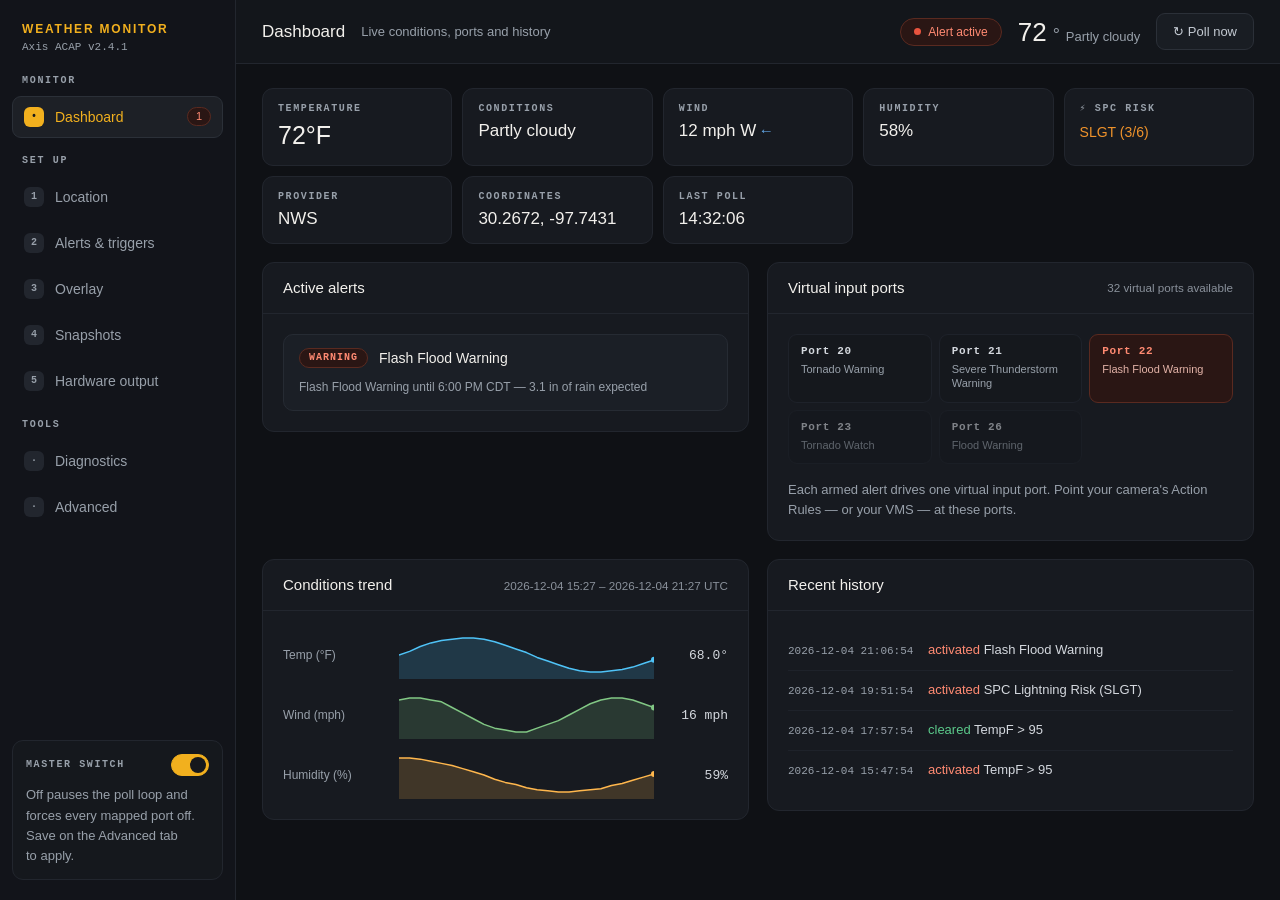
<file: tools/ui-preview/preview.html>
<!DOCTYPE html>
<html lang="en">
<head>
  <meta charset="UTF-8">
  <meta name="viewport" content="width=device-width, initial-scale=1">
  <title>Weather Monitor — Axis ACAP (preview)</title>
  <link rel="stylesheet" href="../../app/html/style.css">
</head>
<body>

<div id="mock-banner" class="mock-banner hidden" role="alert">
  <span class="mock-tag">MOCK MODE</span>
  <span>Weather data is simulated — a Tornado Warning is held active. Turn it off on the Advanced tab.</span>
</div>

<div class="shell">

  <!-- ───────────────────────── Sidebar rail ───────────────────────── -->
  <aside class="rail">
    <div class="brand">
      <div class="brand-name">WEATHER MONITOR</div>
      <div class="brand-sub">Axis ACAP <span id="app-version"></span></div>
    </div>

    <nav class="rail-nav" role="tablist">
      <div class="rail-group">MONITOR</div>
      <button class="tab-btn active" data-tab="dashboard" type="button">
        <span class="rail-n">&bull;</span><span class="rail-label">Dashboard</span>
        <span class="pill pill-alert hidden" id="alerts-count">0</span>
      </button>

      <div class="rail-group">SET UP</div>
      <button class="tab-btn" data-tab="location" type="button">
        <span class="rail-n">1</span><span class="rail-label">Location</span>
      </button>
      <button class="tab-btn" data-tab="alerts" type="button">
        <span class="rail-n">2</span><span class="rail-label">Alerts &amp; triggers</span>
      </button>
      <button class="tab-btn" data-tab="overlay" type="button">
        <span class="rail-n">3</span><span class="rail-label">Overlay</span>
      </button>
      <button class="tab-btn" data-tab="snapshots" type="button">
        <span class="rail-n">4</span><span class="rail-label">Snapshots</span>
      </button>
      <button class="tab-btn" data-tab="hardware" type="button">
        <span class="rail-n">5</span><span class="rail-label">Hardware output</span>
      </button>

      <div class="rail-group">TOOLS</div>
      <button class="tab-btn" data-tab="diagnostics" type="button">
        <span class="rail-n">&middot;</span><span class="rail-label">Diagnostics</span>
      </button>
      <button class="tab-btn" data-tab="advanced" type="button">
        <span class="rail-n">&middot;</span><span class="rail-label">Advanced</span>
      </button>
    </nav>

    <div class="rail-foot">
      <div class="rail-foot-row">
        <span class="eyebrow">MASTER SWITCH</span>
        <label class="switch">
          <input type="checkbox" id="f-system-enabled">
          <span class="slider"></span>
        </label>
      </div>
      <p class="hint">Off pauses the poll loop and forces every mapped port off. Save on the Advanced tab to apply.</p>
    </div>
  </aside>

  <!-- ───────────────────────── Main column ───────────────────────── -->
  <div class="main">

    <header class="topbar">
      <div class="topbar-title" id="topbar-title">Dashboard</div>
      <div class="topbar-sub" id="topbar-sub">Live conditions, ports and history</div>
      <div class="topbar-spacer"></div>
      <div id="status-pill" class="pill pill-neutral">Starting</div>
      <div class="topbar-temp">
        <span id="current-temp">--</span><span class="degree">&deg;</span>
        <span id="current-desc" class="topbar-desc">loading&hellip;</span>
      </div>
      <button class="btn btn-ghost" id="dash-poll-now" type="button"
              title="Fetch weather now instead of waiting for the next poll">&#8635; Poll now</button>
    </header>

    <main class="content">

      <!-- ═════════════════════════ Dashboard ═════════════════════════ -->
      <section id="tab-dashboard" class="tab-pane active">

        <div class="stat-strip">
          <div class="stat"><span class="eyebrow">TEMPERATURE</span><span class="stat-v"><span id="dash-temp">--</span>&deg;F</span></div>
          <div class="stat"><span class="eyebrow">CONDITIONS</span><span class="stat-v stat-v-sm" id="dash-desc">&mdash;</span></div>
          <div class="stat"><span class="eyebrow">WIND</span><span class="stat-v stat-v-sm"><span id="dash-wind">&mdash;</span> <span id="dash-wind-arrow" class="wind-arrow hidden" aria-hidden="true">&uarr;</span></span></div>
          <div class="stat"><span class="eyebrow">HUMIDITY</span><span class="stat-v stat-v-sm" id="dash-hum">&mdash;</span></div>
          <div class="stat"><span class="eyebrow">&#9889; SPC RISK</span><span class="stat-v stat-v-sm" id="dash-lightning">&mdash;</span></div>
          <div class="stat"><span class="eyebrow">PROVIDER</span><span class="stat-v stat-v-sm" id="dash-provider">&mdash;</span></div>
          <div class="stat"><span class="eyebrow">COORDINATES</span><span class="stat-v stat-v-sm mono" id="dash-coords">&mdash;</span></div>
          <div class="stat"><span class="eyebrow">LAST POLL</span><span class="stat-v stat-v-sm mono" id="dash-lastpoll">&mdash;</span></div>
        </div>

        <div class="grid-2">
          <div class="card">
            <div class="card-header"><h2>Active alerts</h2></div>
            <div class="card-body">
              <ul id="dash-alerts" class="alerts-list">
                <li class="empty">No active alerts for this location.</li>
              </ul>
            </div>
          </div>

          <div class="card">
            <div class="card-header"><h2>Virtual input ports</h2><small id="ports-max-info" class="dim"></small></div>
            <div class="card-body">
              <div id="dash-ports" class="ports-grid"></div>
              <p class="hint">Each armed alert drives one virtual input port. Point your camera's Action Rules — or your VMS — at these ports.</p>
            </div>
          </div>
        </div>

        <div class="grid-2">
          <div class="card">
            <div class="card-header"><h2>Conditions trend</h2><small class="dim" id="trend-range"></small></div>
            <div class="card-body">
              <div class="sparkline-group">
                <div class="spark-row">
                  <span class="spark-label">Temp (&deg;F)</span>
                  <canvas id="spark-temp" class="sparkline" height="48"></canvas>
                  <span class="spark-cur mono" id="spark-temp-cur">--</span>
                </div>
                <div class="spark-row">
                  <span class="spark-label">Wind (mph)</span>
                  <canvas id="spark-wind" class="sparkline" height="48"></canvas>
                  <span class="spark-cur mono" id="spark-wind-cur">--</span>
                </div>
                <div class="spark-row">
                  <span class="spark-label">Humidity (%)</span>
                  <canvas id="spark-hum" class="sparkline" height="48"></canvas>
                  <span class="spark-cur mono" id="spark-hum-cur">--</span>
                </div>
              </div>
              <p class="hint" id="trend-empty" style="display:none;">No history yet — the trend builds up after a few poll cycles.</p>
            </div>
          </div>

          <div class="card">
            <div class="card-header"><h2>Recent history</h2></div>
            <div class="card-body">
              <ol id="dash-history" class="history-list">
                <li class="empty">No alert activity recorded yet.</li>
              </ol>
            </div>
          </div>
        </div>
      </section>

      <!-- ═════════════════════════ Location ═════════════════════════ -->
      <section id="tab-location" class="tab-pane">
        <div class="card">
          <div class="card-header"><h2>Where is the camera?</h2></div>
          <div class="card-body">
            <p class="hint">A US ZIP code is geocoded to its centroid via the US Census service — no API key. For rural sites where the centroid is too far off, the coordinate overrides win.</p>
            <div class="field-row">
              <div class="form-row">
                <label for="f-zip" class="eyebrow">US ZIP CODE</label>
                <input id="f-zip" type="text" maxlength="10" placeholder="60601" class="mono input-sm">
              </div>
              <div class="form-row">
                <label for="f-lat" class="eyebrow">LATITUDE OVERRIDE</label>
                <input id="f-lat" type="text" placeholder="41.8781" class="mono input-sm">
              </div>
              <div class="form-row">
                <label for="f-lon" class="eyebrow">LONGITUDE OVERRIDE</label>
                <input id="f-lon" type="text" placeholder="-87.6298" class="mono input-sm">
              </div>
            </div>
          </div>
        </div>

        <div class="card">
          <div class="card-header"><h2>Weather source</h2></div>
          <div class="card-body">
            <div class="form-row">
              <label for="f-provider" class="eyebrow">PROVIDER</label>
              <select id="f-provider"
                      data-cards
                      data-card-descs="NWS first, Open-Meteo as fallback. Recommended in the US.|US only. Official alert products included.|Worldwide conditions, no alert products.">
                <option value="auto">Auto</option>
                <option value="nws">NWS only</option>
                <option value="openmeteo">Open-Meteo only</option>
              </select>
            </div>

            <div class="form-row">
              <label for="f-interval" class="eyebrow">POLL INTERVAL</label>
              <input id="f-interval" type="number" min="60" max="3600" step="30"
                     data-presets="60,300,600,1800" data-preset-labels="60 s,5 min,10 min,30 min"
                     data-unit="seconds" class="mono input-xs">
              <small>Minimum 60 s. NWS recommends 300 s or slower.</small>
            </div>

            <div class="form-row">
              <label for="f-ua" class="eyebrow">NWS USER-AGENT</label>
              <input id="f-ua" type="text" placeholder="WeatherACAP (you@example.com)" class="mono">
              <small>NWS requires a contact-identifying User-Agent. Please include an email address.</small>
            </div>
          </div>
        </div>

        <div class="form-actions">
          <button class="btn btn-primary" data-save="location" type="button">Save location settings</button>
          <span class="hint">Takes effect within a second, including the poll interval.</span>
        </div>
      </section>

      <!-- ═════════════════════ Alerts &amp; Triggers ═════════════════════ -->
      <section id="tab-alerts" class="tab-pane">

        <div class="card">
          <div class="card-header"><h2>Alert &rarr; port mapping</h2></div>
          <div class="card-body">
            <p class="hint">Each row maps an NWS alert type to a VAPIX virtual input port: the port activates while that alert is live for your location and resets when it clears. Alert names are matched exactly (case-insensitive) against the NWS <code>event</code> field.</p>

            <div class="quickadd">
              <span class="eyebrow">ADD AN ALERT TYPE</span>
              <div id="alerts-quickadd" class="chip-row"></div>
            </div>

            <div class="alerts-table-wrap">
              <table class="alerts-table">
                <thead>
                  <tr>
                    <th style="width:54px;">On</th>
                    <th>Alert type</th>
                    <th style="width:132px;">Port</th>
                    <th style="width:196px;">Test</th>
                    <th style="width:44px;"></th>
                  </tr>
                </thead>
                <tbody id="alerts-tbody"></tbody>
              </table>
            </div>
            <div class="row-actions">
              <button class="btn btn-ghost" id="alerts-add" type="button">+ Blank row</button>
              <button class="btn btn-ghost" id="alerts-auto-port" type="button">Auto-assign ports</button>
              <button class="btn btn-primary" data-save="alerts" type="button">Save alert mapping</button>
            </div>
          </div>
        </div>

        <div class="card">
          <div class="card-header"><h2>Threshold &rarr; port mapping</h2></div>
          <div class="card-body">
            <p class="hint">Fire a port when a numeric condition crosses a value — heat, freeze, high wind, humidity. There is no hysteresis, so pick values with margin: a reading hovering on the threshold toggles the port every poll.</p>

            <div class="quickadd">
              <span class="eyebrow">ADD A COMMON RULE</span>
              <div id="threshold-quickadd" class="chip-row"></div>
            </div>

            <div class="alerts-table-wrap">
              <table class="alerts-table" id="threshold-table">
                <thead>
                  <tr>
                    <th style="width:54px;">On</th>
                    <th style="width:180px;">Condition</th>
                    <th style="width:112px;">Op</th>
                    <th style="width:110px;">Value</th>
                    <th style="width:132px;">Port</th>
                    <th style="width:196px;">Test</th>
                    <th style="width:44px;"></th>
                  </tr>
                </thead>
                <tbody id="threshold-tbody"></tbody>
              </table>
            </div>
            <div class="row-actions">
              <button class="btn btn-ghost" id="threshold-add" type="button">+ Blank rule</button>
              <button class="btn btn-primary" data-save="alerts" type="button">Save threshold rules</button>
            </div>
          </div>
        </div>

        <div class="grid-2">
          <div class="card">
            <div class="card-header">
              <h2>&#9889; Lightning &amp; thunderstorm risk</h2>
              <label class="switch">
                <input type="checkbox" id="f-lightning-enabled">
                <span class="slider"></span>
              </label>
            </div>
            <div class="card-body">
              <p class="hint">Checks the NOAA <a href="https://www.spc.noaa.gov/products/outlook/" target="_blank" rel="noopener">Storm Prediction Center</a> Day-1 Convective Outlook and activates a port when your coordinates fall inside a risk polygon. Free public GeoJSON, no API key.</p>

              <div class="form-row">
                <label for="f-lightning-min-risk" class="eyebrow">MINIMUM RISK CATEGORY</label>
                <select id="f-lightning-min-risk" data-pills data-pill-labels="TSTM,MRGL,SLGT,ENH,MDT,HIGH">
                  <option value="1">1 — Any thunderstorm (TSTM)</option>
                  <option value="2">2 — Marginal risk (MRGL+)</option>
                  <option value="3">3 — Slight risk (SLGT+)</option>
                  <option value="4">4 — Enhanced risk (ENH+)</option>
                  <option value="5">5 — Moderate risk (MDT+)</option>
                  <option value="6">6 — High risk only (HIGH)</option>
                </select>
              </div>

              <div class="field-row">
                <div class="form-row">
                  <label for="f-lightning-poll-mult" class="eyebrow">CHECK EVERY</label>
                  <input id="f-lightning-poll-mult" type="number" min="1" max="720" value="6"
                         data-presets="1,6,12,36" data-preset-labels="1 poll,6 polls,12 polls,36 polls"
                         data-unit="poll cycles" class="mono input-xs">
                  <small>SPC updates roughly hourly. At 5-minute polling, 6 cycles is every 30 min.</small>
                </div>
                <div class="form-row">
                  <label for="f-lightning-port" class="eyebrow">VIRTUAL INPUT PORT</label>
                  <input id="f-lightning-port" type="number" min="1" max="64" value="35" data-stepper class="mono input-xs">
                </div>
              </div>
            </div>
          </div>

          <div class="card">
            <div class="card-header"><h2>Notification cool-down</h2></div>
            <div class="card-body">
              <p class="hint">Minimum gap between repeat email, MQTT, webhook and snapshot notifications for the same event. Virtual input port state is <strong>always</strong> updated in real time regardless of this setting.</p>
              <div class="form-row">
                <label for="f-alert-cooldown" class="eyebrow">NWS ALERTS</label>
                <input id="f-alert-cooldown" type="number" min="0" max="1440" step="1"
                       data-presets="0,5,10,30,60" data-preset-labels="off,5 m,10 m,30 m,60 m"
                       data-unit="minutes" class="mono input-xs">
              </div>
              <div class="form-row">
                <label for="f-threshold-cooldown" class="eyebrow">THRESHOLD RULES</label>
                <input id="f-threshold-cooldown" type="number" min="0" max="1440" step="1"
                       data-presets="0,5,10,30,60" data-preset-labels="off,5 m,10 m,30 m,60 m"
                       data-unit="minutes" class="mono input-xs">
              </div>
            </div>
          </div>
        </div>

        <div class="form-actions">
          <button class="btn btn-primary" data-save="alerts" type="button">Save alerts &amp; triggers</button>
          <span class="hint">One save covers the mappings, cool-downs and lightning settings.</span>
        </div>
      </section>

      <!-- ═════════════════════════ Overlay ═════════════════════════ -->
      <section id="tab-overlay" class="tab-pane">
        <div class="card">
          <div class="card-header">
            <h2>On-video overlay</h2>
            <label class="switch">
              <input type="checkbox" id="f-overlay-enabled">
              <span class="slider"></span>
            </label>
          </div>
          <div class="card-body">
            <p class="hint" id="overlay-video-hint">If your device has a camera, the template below is pushed to the video as a text overlay via the VAPIX overlay API.</p>
            <p class="hint warn-text" id="overlay-limit-warn" style="display:none;"></p>

            <div class="overlay-split">
              <div class="overlay-preview">
                <div class="overlay-preview-frame">
                  <div class="overlay-preview-video">
                    <span class="stream-tag">LIVE VIDEO STREAM</span>
                    <div id="overlay-preview-text" class="overlay-text overlay-pos-topLeft">loading&hellip;</div>
                  </div>
                </div>
                <div class="overlay-preview-foot">
                  <span class="hint">Rendered by the daemon from the current template and the last poll.</span>
                  <button class="btn btn-ghost btn-small" id="overlay-refresh-preview" type="button">&#8635; Refresh</button>
                </div>
              </div>

              <div class="overlay-side">
                <div class="form-row">
                  <label for="f-overlay-position" class="eyebrow">POSITION</label>
                  <select id="f-overlay-position" data-corners>
                    <option value="topLeft">Top left</option>
                    <option value="topRight">Top right</option>
                    <option value="bottomLeft">Bottom left</option>
                    <option value="bottomRight">Bottom right</option>
                  </select>
                </div>
                <div class="form-row">
                  <label for="f-overlay-max" class="eyebrow">MAX ALERTS SHOWN</label>
                  <input id="f-overlay-max" type="number" min="1" max="10" step="1"
                         data-presets="1,2,3,5" data-preset-labels="1,2,3,5" class="mono input-xs">
                </div>
              </div>
            </div>
          </div>
        </div>

        <div class="card">
          <div class="card-header"><h2>What the overlay shows</h2></div>
          <div class="card-body">
            <p class="hint">Click a field to add it. Reorder or remove the chosen fields in the line below — the template updates as you click, and the preview re-renders from the camera.</p>

            <div class="form-row">
              <span class="eyebrow">START FROM A PRESET</span>
              <div id="overlay-presets" class="chip-row"></div>
            </div>

            <div class="form-row">
              <span class="eyebrow">CHOSEN FIELDS</span>
              <div id="overlay-chosen" class="token-tray"></div>
            </div>

            <div class="form-row">
              <span class="eyebrow">AVAILABLE FIELDS</span>
              <div id="overlay-available" class="chip-row"></div>
            </div>

            <div class="field-row">
              <div class="form-row">
                <span class="eyebrow">SEPARATOR</span>
                <div id="overlay-seps" class="chip-row"></div>
              </div>
              <div class="form-row">
                <span class="eyebrow">FIELD LABELS</span>
                <div id="overlay-labels" class="chip-row"></div>
              </div>
            </div>

            <div class="form-row">
              <label for="f-overlay-template" class="eyebrow">TEMPLATE <span class="dim">— edit directly if you prefer</span></label>
              <input id="f-overlay-template" type="text" class="mono">
              <small>Tokens: <code>{temp}</code> <code>{temp_f}</code> <code>{cond}</code> <code>{wind}</code> <code>{dir}</code> <code>{arrow}</code> <code>{hum}</code> <code>{provider}</code> <code>{sunrise}</code> <code>{sunset}</code> <code>{lightning}</code> <code>{lat}</code> <code>{lon}</code> <code>{time}</code> (camera local) <code>{utc}</code></small>
            </div>

            <div class="form-row">
              <label for="f-overlay-alert-template" class="eyebrow">ALERT PREFIX <span class="dim">— prepended while alerts are active</span></label>
              <div id="overlay-prefixes" class="chip-row"></div>
              <input id="f-overlay-alert-template" type="text" class="mono">
              <small>Use <code>{alert_type}</code> for the joined list of active alert names.</small>
            </div>
          </div>
        </div>

        <div class="form-actions">
          <button class="btn btn-primary" data-save="overlay" type="button">Save overlay settings</button>
        </div>
      </section>

      <!-- ═════════════════════════ Snapshots ═════════════════════════ -->
      <section id="tab-snapshots" class="tab-pane">
        <div class="card">
          <div class="card-header">
            <h2>Snapshot on alert</h2>
            <label class="switch">
              <input type="checkbox" id="f-snapshot-enabled">
              <span class="slider"></span>
            </label>
          </div>
          <div class="card-body">
            <p class="hint">Captures a JPEG from the camera via VAPIX when an alert fires. Saved to the SD card when one is writable, otherwise to the app's persistent <code>localdata/snapshots</code> directory. Only files this app created (<code>YYYYMMDD_HHMMSS_*.jpg</code>) are ever pruned.</p>

            <div class="field-row">
              <div class="form-row">
                <label for="f-snapshot-resolution" class="eyebrow">RESOLUTION</label>
                <select id="f-snapshot-resolution" data-pills data-pill-labels="1080p,720p,VGA,QVGA">
                  <option value="1920x1080">1920×1080 (1080p)</option>
                  <option value="1280x720">1280×720 (720p)</option>
                  <option value="640x480">640×480 (VGA)</option>
                  <option value="320x240">320×240 (QVGA)</option>
                </select>
              </div>
              <div class="form-row">
                <span class="eyebrow">CAPTURE WHEN</span>
                <div class="checkbox-group chip-checks">
                  <label class="checkbox">
                    <input id="f-snapshot-on-activate" type="checkbox">
                    <span>Alert activates</span>
                  </label>
                  <label class="checkbox">
                    <input id="f-snapshot-on-clear" type="checkbox">
                    <span>Alert clears</span>
                  </label>
                </div>
              </div>
              <div class="form-row">
                <label for="f-snapshot-max-count" class="eyebrow">KEEP AT MOST</label>
                <input id="f-snapshot-max-count" type="number" min="0" max="9999" step="1"
                       data-presets="25,50,100,500,0" data-preset-labels="25,50,100,500,no limit"
                       data-unit="files" class="mono input-xs">
                <small>Oldest files are deleted after each capture. 0 is unlimited.</small>
              </div>
            </div>

            <div class="form-row">
              <label for="f-snapshot-save-dir" class="eyebrow">SAVE DIRECTORY <span class="dim">— optional</span></label>
              <input id="f-snapshot-save-dir" type="text" placeholder="auto-detect SD card" class="mono">
              <small>Leave blank to auto-select: SD card preferred, falling back to <code>/usr/local/packages/weather_acap/localdata/snapshots</code>.</small>
            </div>
          </div>
        </div>

        <div class="card">
          <div class="card-header">
            <h2>Additional cameras</h2>
            <label class="switch">
              <input type="checkbox" id="f-multicam-enabled">
              <span class="slider"></span>
            </label>
          </div>
          <div class="card-body">
            <p class="hint">Capture from up to 8 other Axis cameras on your network when an alert fires. Images share the local max-count limit. Uses VAPIX Digest auth — each camera needs its own credentials.</p>
            <div class="form-row">
              <label for="f-multicam-resolution" class="eyebrow">RESOLUTION</label>
              <select id="f-multicam-resolution" data-pills data-pill-labels="1080p,720p,VGA,QVGA">
                <option value="1920x1080">1920×1080 (1080p)</option>
                <option value="1280x720">1280×720 (720p)</option>
                <option value="640x480">640×480 (VGA)</option>
                <option value="320x240">320×240 (QVGA)</option>
              </select>
            </div>
            <div class="alerts-table-wrap">
              <table class="alerts-table" id="multicam-table">
                <thead>
                  <tr>
                    <th>Host / IP</th>
                    <th style="width:150px;">Username</th>
                    <th style="width:170px;">Password</th>
                    <th style="width:170px;">Label</th>
                    <th style="width:150px;">Test</th>
                    <th style="width:44px;"></th>
                  </tr>
                </thead>
                <tbody id="multicam-tbody"></tbody>
              </table>
            </div>
            <div class="row-actions">
              <button class="btn btn-ghost" id="multicam-add" type="button">+ Add camera</button>
            </div>
          </div>
        </div>

        <div class="form-actions">
          <button class="btn btn-primary" data-save="snapshots" type="button">Save snapshot settings</button>
        </div>

        <div class="card">
          <div class="card-header"><h2>Saved snapshots</h2><small id="snap-save-dir-info" class="dim mono"></small></div>
          <div class="card-body">
            <div class="row-actions">
              <button class="btn btn-primary btn-small" id="snap-capture-btn" type="button">&#128247; Capture now</button>
              <button class="btn btn-ghost btn-small" id="snap-refresh-btn" type="button">&#8635; Refresh list</button>
              <button class="btn btn-ghost btn-small" id="snap-test-btn" type="button">Test &amp; diagnose</button>
            </div>
            <div class="diag-row">
              <div id="snap-capture-result" class="diag-result">&mdash;</div>
              <div id="snap-test-result" class="diag-result">&mdash;</div>
            </div>
            <div id="snap-gallery">
              <p class="empty">No snapshots yet. Enable capture above and wait for an alert, or click &ldquo;Capture now.&rdquo;</p>
            </div>
          </div>
        </div>
      </section>

      <!-- ═════════════════════ Hardware output ═════════════════════ -->
      <section id="tab-hardware" class="tab-pane">

        <div class="card">
          <div class="card-header">
            <h2>Speaker display <span class="chip">C1710 / C1720</span></h2>
            <label class="switch">
              <input type="checkbox" id="f-display-alert-enabled">
              <span class="slider"></span>
            </label>
          </div>
          <div class="card-body">
            <p class="hint">Scrolls the alert headline across the front-panel LED display. Fails silently on devices without one.</p>
            <div class="field-row">
              <div class="form-row">
                <label for="f-display-alert-duration" class="eyebrow">DISPLAY DURATION</label>
                <input id="f-display-alert-duration" type="number" min="5" max="300" placeholder="30"
                       data-presets="10,30,60,120" data-preset-labels="10 s,30 s,60 s,120 s"
                       data-unit="seconds" class="mono input-xs">
              </div>
              <div class="form-row">
                <label for="f-display-alert-text-color-hex" class="eyebrow">TEXT COLOUR</label>
                <div class="color-input-row" data-swatches="#FFFFFF,#FFE082,#B3E5FC,#000000">
                  <input id="f-display-alert-text-color" type="color" value="#FFFFFF">
                  <input id="f-display-alert-text-color-hex" type="text" maxlength="7" placeholder="#FFFFFF" class="color-hex mono">
                </div>
              </div>
            </div>
            <div class="field-row">
              <div class="form-row">
                <label for="f-display-alert-bg-warning-hex" class="eyebrow tier-warning-fg">WARNING BACKGROUND</label>
                <div class="color-input-row" data-swatches="#CC0000,#E8543F,#8E0B0B,#FF3B1F">
                  <input id="f-display-alert-bg-warning" type="color" value="#CC0000">
                  <input id="f-display-alert-bg-warning-hex" type="text" maxlength="7" placeholder="#CC0000" class="color-hex mono">
                </div>
              </div>
              <div class="form-row">
                <label for="f-display-alert-bg-watch-hex" class="eyebrow tier-watch-fg">WATCH BACKGROUND</label>
                <div class="color-input-row" data-swatches="#FF8800,#F0932B,#C46B00,#FFB300">
                  <input id="f-display-alert-bg-watch" type="color" value="#FF8800">
                  <input id="f-display-alert-bg-watch-hex" type="text" maxlength="7" placeholder="#FF8800" class="color-hex mono">
                </div>
              </div>
            </div>
            <div class="diag-row">
              <button class="btn btn-ghost" id="hw-test-display" type="button">&#128308; Test display</button>
              <div id="hw-result-display" class="diag-result">&mdash;</div>
            </div>
          </div>
        </div>

        <div class="card">
          <div class="card-header">
            <h2>Strobe light <span class="chip">C1710 / C1720</span></h2>
            <label class="switch">
              <input type="checkbox" id="f-strobe-alert-enabled">
              <span class="slider"></span>
            </label>
          </div>
          <div class="card-body">
            <p class="hint">Activates the built-in siren and light via <code>siren_and_light.cgi</code>. <strong>Warning</strong>-tier alerts use a fast red pulse; <strong>Watch</strong>-tier alerts a slow amber pulse.</p>
            <div class="form-row">
              <label for="f-strobe-alert-duration" class="eyebrow">STROBE DURATION</label>
              <input id="f-strobe-alert-duration" type="number" min="5" max="300" placeholder="30"
                     data-presets="10,30,60,120" data-preset-labels="10 s,30 s,60 s,120 s"
                     data-unit="seconds" class="mono input-xs">
            </div>
            <div class="diag-row">
              <button class="btn btn-ghost" id="hw-test-strobe-warn" type="button">&#128308; Test Warning (red)</button>
              <button class="btn btn-ghost" id="hw-test-strobe-watch" type="button">&#128992; Test Watch (amber)</button>
              <div id="hw-result-strobe" class="diag-result">&mdash;</div>
            </div>
          </div>
        </div>

        <div class="card">
          <div class="card-header">
            <h2>D4200 network horn <span class="chip">Remote device</span></h2>
            <label class="switch">
              <input type="checkbox" id="f-d4200-enabled">
              <span class="slider"></span>
            </label>
          </div>
          <div class="card-body">
            <p class="hint">Starts a named strobe/siren profile on a remote Axis D4200 via its <code>siren_and_light.cgi startProfile</code> API. Profiles must already exist on the D4200's own web UI.</p>
            <div class="field-row">
              <div class="form-row">
                <label for="f-d4200-host" class="eyebrow">HOST / IP <span class="dim">— no http://</span></label>
                <input id="f-d4200-host" type="text" placeholder="192.168.1.50" class="mono input-sm">
              </div>
              <div class="form-row">
                <label for="f-d4200-user" class="eyebrow">USERNAME</label>
                <input id="f-d4200-user" type="text" autocomplete="off" placeholder="root" class="mono input-sm">
              </div>
              <div class="form-row">
                <label for="f-d4200-pass" class="eyebrow">PASSWORD</label>
                <input id="f-d4200-pass" type="password" autocomplete="new-password" placeholder="(unchanged)" class="mono input-sm">
              </div>
            </div>
            <div class="field-row">
              <div class="form-row">
                <label for="f-d4200-warning-profile" class="eyebrow tier-warning-fg">WARNING PROFILE</label>
                <input id="f-d4200-warning-profile" type="text" placeholder="emergency" class="mono input-sm"
                       data-suggest="emergency,evacuate,siren-fast">
              </div>
              <div class="form-row">
                <label for="f-d4200-watch-profile" class="eyebrow tier-watch-fg">WATCH PROFILE</label>
                <input id="f-d4200-watch-profile" type="text" placeholder="caution" class="mono input-sm"
                       data-suggest="caution,attention,chime-slow">
              </div>
            </div>
            <div class="diag-row">
              <button class="btn btn-ghost" id="hw-test-d4200" type="button">&#9889; Test D4200 (Warning profile)</button>
              <div id="hw-result-d4200" class="diag-result">&mdash;</div>
            </div>
          </div>
        </div>

        <div class="card">
          <div class="card-header">
            <h2>Audio clips <span class="chip">Media clip library</span></h2>
            <label class="switch">
              <input type="checkbox" id="f-audio-alert-enabled">
              <span class="slider"></span>
            </label>
          </div>
          <div class="card-body">
            <p class="hint">Plays a pre-loaded clip via <code>mediaclip.cgi</code> when an alert activates. Upload clips on the device under <strong>Audio &rarr; Media clips</strong>, then pick them here.</p>
            <div class="clip-list-header">
              <span id="hw-clips-status" class="dim small">Loading clips&hellip;</span>
              <button class="btn btn-ghost btn-small" id="hw-refresh-clips" type="button">&#8635; Refresh</button>
            </div>
            <div class="field-row">
              <div class="form-row">
                <label for="f-audio-clip-warning" class="eyebrow tier-warning-fg">WARNING CLIP</label>
                <select id="f-audio-clip-warning" data-pills data-pills-live>
                  <option value="-1">— disabled —</option>
                </select>
              </div>
              <div class="form-row">
                <label for="f-audio-clip-watch" class="eyebrow tier-watch-fg">WATCH CLIP</label>
                <select id="f-audio-clip-watch" data-pills data-pills-live>
                  <option value="-1">— disabled —</option>
                </select>
              </div>
            </div>
            <div class="diag-row">
              <button class="btn btn-ghost" id="hw-test-audio-warn" type="button">&#9654; Test Warning clip</button>
              <button class="btn btn-ghost" id="hw-test-audio-watch" type="button">&#9654; Test Watch clip</button>
              <div id="hw-result-audio" class="diag-result">&mdash;</div>
            </div>
          </div>
        </div>

        <div class="form-actions">
          <button class="btn btn-primary" data-save="hardware" type="button">Save hardware output settings</button>
          <span class="hint">One save covers all four cards.</span>
        </div>
      </section>

      <!-- ═════════════════════════ Diagnostics ═════════════════════════ -->
      <section id="tab-diagnostics" class="tab-pane">
        <div class="grid-2">
          <div class="card">
            <div class="card-header"><h2>Self-tests</h2></div>
            <div class="card-body">
              <p class="hint">Run these when something isn't behaving as expected.</p>
              <div class="diag-row">
                <button class="btn btn-ghost" id="diag-test-vapix" type="button">Test VAPIX (localhost)</button>
                <div id="diag-result-vapix" class="diag-result">&mdash;</div>
              </div>
              <div class="diag-row">
                <button class="btn btn-ghost" id="diag-test-weather" type="button">Test weather fetch</button>
                <div id="diag-result-weather" class="diag-result">&mdash;</div>
              </div>
              <div class="diag-row">
                <button class="btn btn-ghost" id="diag-test-webhook" type="button">Test webhook POST</button>
                <div id="diag-result-webhook" class="diag-result">&mdash;</div>
              </div>
            </div>
          </div>

          <div class="card">
            <div class="card-header"><h2>Manual port control</h2></div>
            <div class="card-body">
              <p class="hint">Verify your camera or VMS Action Rules without waiting for real weather.</p>
              <div class="form-row">
                <label for="diag-port-num" class="eyebrow">PORT</label>
                <div class="manual-port-row">
                  <input id="diag-port-num" type="number" min="1" max="64" placeholder="22" data-stepper class="mono input-xs">
                  <button class="btn btn-primary btn-small" id="diag-fire-port" type="button">Activate</button>
                  <button class="btn btn-ghost btn-small" id="diag-clear-port" type="button">Clear</button>
                </div>
                <div id="diag-armed-ports" class="chip-row"></div>
              </div>
              <div class="diag-actions">
                <button class="btn btn-warning" id="diag-firedrill" type="button">&#9889; Fire drill — activate all armed ports</button>
                <button class="btn btn-ghost" id="diag-clear-all" type="button">Clear all ports</button>
              </div>
              <div id="diag-manual-result" class="diag-result">&mdash;</div>
            </div>
          </div>

          <div class="card">
            <div class="card-header"><h2>Overlay maintenance</h2></div>
            <div class="card-body">
              <p class="hint">Earlier versions created a new text overlay on every app restart until the camera's per-channel limit was reached, after which the overlay silently stopped appearing. This removes every runtime text overlay so the daemon can start fresh. Only needed once.</p>
              <div class="diag-row">
                <button class="btn btn-warning" id="diag-overlay-purge" type="button">Remove all text overlays</button>
                <div id="diag-result-overlay" class="diag-result">&mdash;</div>
              </div>
            </div>
          </div>

          <div class="card">
            <div class="card-header"><h2>Device info</h2><button class="btn btn-ghost btn-small" id="diag-refresh-device" type="button">&#8635; Refresh</button></div>
            <div class="card-body">
              <pre id="diag-device-info" class="mono small scroll">Loading&hellip;</pre>
            </div>
          </div>

          <div class="card card-wide">
            <div class="card-header"><h2>Alert history</h2></div>
            <div class="card-body">
              <ol id="diag-history" class="history-list scroll"></ol>
            </div>
          </div>
        </div>
      </section>

      <!-- ═════════════════════════ Advanced ═════════════════════════ -->
      <section id="tab-advanced" class="tab-pane">

        <div class="card">
          <div class="card-header"><h2>VAPIX credentials</h2></div>
          <div class="card-body">
            <p class="hint">Used for localhost VAPIX Digest auth — virtual ports and the overlay. Required when the device is configured with authentication.</p>
            <div class="field-row">
              <div class="form-row">
                <label for="f-vapix-user" class="eyebrow">USERNAME</label>
                <input id="f-vapix-user" type="text" autocomplete="username" class="mono input-sm">
              </div>
              <div class="form-row">
                <label for="f-vapix-pass" class="eyebrow">PASSWORD</label>
                <input id="f-vapix-pass" type="password" autocomplete="new-password" class="mono input-sm">
              </div>
            </div>
          </div>
        </div>

        <div class="card">
          <div class="card-header">
            <h2>Webhook on alerts</h2>
            <label class="switch">
              <input type="checkbox" id="f-webhook-enabled">
              <span class="slider"></span>
            </label>
          </div>
          <div class="card-body">
            <p class="hint">POST a payload to any URL when an alert activates or clears.</p>
            <div class="form-row">
              <label for="f-webhook-url" class="eyebrow">URL</label>
              <input id="f-webhook-url" type="url" placeholder="https://hooks.example.com/weather" class="mono">
            </div>
            <div class="form-row">
              <span class="eyebrow">PAYLOAD FORMAT</span>
              <div class="webhook-preset-bar chip-row">
                <button class="btn btn-ghost btn-small" id="wh-preset-slack"   type="button">Slack</button>
                <button class="btn btn-ghost btn-small" id="wh-preset-discord" type="button">Discord</button>
                <button class="btn btn-ghost btn-small" id="wh-preset-teams"   type="button">Teams</button>
                <button class="btn btn-ghost btn-small" id="wh-preset-ha"      type="button">Home Assistant</button>
                <button class="btn btn-ghost btn-small" id="wh-preset-clear"   type="button">Built-in JSON</button>
              </div>
            </div>
            <div class="form-row">
              <span class="eyebrow">SCOPE</span>
              <div class="checkbox-group chip-checks">
                <label class="checkbox">
                  <input id="f-webhook-alerts-only" type="checkbox">
                  <span>Alert transitions only — skip routine polls</span>
                </label>
              </div>
            </div>
            <div class="form-row">
              <label for="f-webhook-template" class="eyebrow">PAYLOAD TEMPLATE</label>
              <textarea id="f-webhook-template" rows="5" spellcheck="false" class="mono"
                placeholder="Leave blank to use the built-in JSON payload.&#10;Tokens: {timestamp} {event_type} {alert_type} {headline} {temp_f} {wind_mph} {humidity_pct} {description} {active_count}"></textarea>
            </div>
          </div>
        </div>

        <div class="card">
          <div class="card-header">
            <h2>MQTT publishing</h2>
            <label class="switch">
              <input type="checkbox" id="f-mqtt-enabled">
              <span class="slider"></span>
            </label>
          </div>
          <div class="card-body">
            <p class="hint">Publish JSON weather and alert payloads to any MQTT broker. Requires libcurl built with MQTT support (AXIS OS 12+).</p>
            <div class="field-row">
              <div class="form-row">
                <label for="f-mqtt-broker" class="eyebrow">BROKER URL</label>
                <input id="f-mqtt-broker" type="text" placeholder="mqtt://192.168.1.100:1883" class="mono">
                <small>Scheme, host and port only — no trailing slash.</small>
              </div>
              <div class="form-row">
                <label for="f-mqtt-topic" class="eyebrow">TOPIC</label>
                <input id="f-mqtt-topic" type="text" placeholder="weather/camera/alerts" class="mono">
              </div>
            </div>
            <div class="field-row">
              <div class="form-row">
                <label for="f-mqtt-user" class="eyebrow">USERNAME <span class="dim">— optional</span></label>
                <input id="f-mqtt-user" type="text" autocomplete="username" class="mono input-sm">
              </div>
              <div class="form-row">
                <label for="f-mqtt-pass" class="eyebrow">PASSWORD <span class="dim">— optional</span></label>
                <input id="f-mqtt-pass" type="password" autocomplete="new-password" class="mono input-sm">
              </div>
            </div>
            <div class="form-row">
              <div class="checkbox-group chip-checks">
                <label class="checkbox">
                  <input id="f-mqtt-on-alert-only" type="checkbox">
                  <span>Alert transitions only</span>
                </label>
                <label class="checkbox">
                  <input id="f-mqtt-retain" type="checkbox">
                  <span>Set retain flag</span>
                </label>
              </div>
            </div>
            <div class="diag-row">
              <button class="btn btn-ghost" id="adv-test-mqtt" type="button">Send test publish</button>
              <div id="adv-result-mqtt" class="diag-result">&mdash;</div>
            </div>
          </div>
        </div>

        <div class="card">
          <div class="card-header">
            <h2>Email notifications</h2>
            <label class="switch">
              <input type="checkbox" id="f-email-enabled">
              <span class="slider"></span>
            </label>
          </div>
          <div class="card-body">
            <p class="hint">Sends an email when an alert activates, and optionally when it clears. With a username set, STARTTLS is <strong>required</strong> so credentials never travel in the clear; without one it is attempted opportunistically. Server certificates are not verified, so self-signed internal relays work.</p>
            <div class="field-row">
              <div class="form-row">
                <label for="f-email-smtp" class="eyebrow">SMTP URL</label>
                <input id="f-email-smtp" type="text" placeholder="smtp://mailhost:587" class="mono">
                <small><code>smtp://</code> for plain/STARTTLS, <code>smtps://</code> for implicit TLS.</small>
              </div>
              <div class="form-row">
                <label for="f-email-from" class="eyebrow">FROM ADDRESS</label>
                <input id="f-email-from" type="email" placeholder="weather@camera.local" class="mono">
              </div>
            </div>
            <div class="form-row">
              <label for="f-email-to" class="eyebrow">TO ADDRESSES</label>
              <input id="f-email-to" type="text" placeholder="ops@example.com, oncall@example.com" class="mono">
              <small>Separate multiple recipients with commas.</small>
            </div>
            <div class="field-row">
              <div class="form-row">
                <label for="f-email-user" class="eyebrow">SMTP USERNAME <span class="dim">— optional</span></label>
                <input id="f-email-user" type="text" autocomplete="username" class="mono input-sm">
              </div>
              <div class="form-row">
                <label for="f-email-pass" class="eyebrow">SMTP PASSWORD <span class="dim">— optional</span></label>
                <input id="f-email-pass" type="password" autocomplete="new-password" class="mono input-sm">
              </div>
            </div>
            <div class="form-row">
              <div class="checkbox-group chip-checks">
                <label class="checkbox">
                  <input id="f-email-on-clear" type="checkbox">
                  <span>Also send when an alert clears</span>
                </label>
              </div>
            </div>
            <div class="diag-row">
              <button class="btn btn-ghost" id="adv-test-email" type="button">Send test email</button>
              <div id="adv-result-email" class="diag-result">&mdash;</div>
            </div>
          </div>
        </div>

        <div class="grid-2">
          <div class="card">
            <div class="card-header">
              <h2>Native AXIS events</h2>
              <label class="switch">
                <input type="checkbox" id="f-axis-events-enabled">
                <span class="slider"></span>
              </label>
            </div>
            <div class="card-body">
              <p class="hint">Publishes alerts and conditions as native camera events via axevent. They appear in <strong>Action Rules</strong> under <em>Applications &rarr; Weather Monitor ACAP</em> and are visible to Axis Camera Station Pro and ONVIF subscribers. Virtual input ports are unaffected.</p>
              <p class="hint"><strong>Alert</strong> fires on every NWS / threshold transition — <code>active</code>, <code>alert_type</code>, <code>action</code>. <strong>Conditions</strong> fires on every successful poll — <code>temp_f</code>, <code>wind_mph</code>, <code>humidity_pct</code>, <code>description</code>.</p>
            </div>
          </div>

          <div class="card">
            <div class="card-header">
              <h2>Mock mode</h2>
              <label class="switch">
                <input type="checkbox" id="f-mock-mode">
                <span class="slider"></span>
              </label>
            </div>
            <div class="card-body">
              <p class="hint">Skips the real weather fetch and uses a fixed snapshot with a Tornado Warning active — good for bench-testing VMS integrations. A sticky banner shows while it is on.</p>
            </div>
          </div>

          <div class="card">
            <div class="card-header">
              <h2>Structured JSON logging</h2>
              <label class="switch">
                <input type="checkbox" id="f-json-logging">
                <span class="slider"></span>
              </label>
            </div>
            <div class="card-body">
              <p class="hint">Also writes JSON log lines to <code>stderr</code> alongside syslog: <code>{"ts":"…","level":"info","app":"weather_acap","msg":"…"}</code> — for Loki, Splunk, Datadog or any aggregator reading the device syslog stream.</p>
            </div>
          </div>

          <div class="card">
            <div class="card-header"><h2>Backup &amp; restore</h2></div>
            <div class="card-body">
              <p class="hint">Export from one device and import into another to deploy identical settings across a fleet.</p>
              <div class="row-actions">
                <a class="btn btn-ghost" id="adv-export" href="weather_acap.cgi?action=export">Download config JSON</a>
                <label class="btn btn-ghost" for="adv-import-file">Upload config JSON</label>
                <input id="adv-import-file" type="file" accept="application/json" style="display:none">
              </div>
            </div>
          </div>
        </div>

        <div class="form-actions">
          <button class="btn btn-primary" data-save="advanced" type="button">Save advanced settings</button>
          <span class="hint">Covers the master switch, credentials, webhook, MQTT, email, events, mock mode and logging.</span>
        </div>
      </section>

    </main>
  </div>
</div>

<div id="toast-container"></div>

<script src="dev-mock.js"></script>
<script src="../../app/html/app.js"></script>
<script src="../../app/html/ui.js"></script>
</body>
</html>
</file>
<file: app/html/style.css>
/* ===========================================================================
 * Weather ACAP — console theme
 * Dark panels, amber accent, numbered setup rail.
 * Styles both this page's markup and the markup app.js generates at runtime
 * (.alert-row, .threshold-row, .mc-row, .port-tile, .badge, .toast, .snap-*).
 * =========================================================================*/

:root {
  --bg:        #0F1115;
  --rail:      #12141A;
  --panel:     #171A20;
  --panel-2:   #1B1F26;
  --inset:     #101317;
  --line:      #22262E;
  --line-2:    #2B3038;
  --line-3:    #39404A;

  --ink:       #F2F0EC;
  --ink-2:     #D4D8DE;
  --ink-3:     #C4CAD2;
  --dim:       #98A0AA;
  --dim-2:     #8A919B;

  --accent:    #F2B01E;
  --accent-hi: #FFC94D;
  --on-accent: #16181C;

  --warning:   #E8543F;
  --warning-fg:#FF8A72;
  --watch:     #F0932B;
  --ok:        #5BC98A;
  --info:      #63A8E8;

  --mono: ui-monospace, "SF Mono", Menlo, Consolas, "Liberation Mono", monospace;
  --sans: "Helvetica Neue", Helvetica, Arial, sans-serif;
}

* { box-sizing: border-box; }

html, body { height: 100%; }

body {
  margin: 0;
  background: var(--bg);
  color: var(--ink);
  font: 400 14px/1.5 var(--sans);
  -webkit-font-smoothing: antialiased;
}

a { color: var(--accent); text-decoration: none; }
a:hover { color: var(--accent-hi); }

code {
  font: 400 .92em/1.4 var(--mono);
  color: var(--dim);
  background: var(--inset);
  border: 1px solid var(--line);
  border-radius: 4px;
  padding: 1px 5px;
}

.mono { font-family: var(--mono); }
.dim  { color: var(--dim-2); font-weight: 400; }
.small { font-size: 12px; }
.hidden { display: none !important; }

::selection { background: var(--accent); color: var(--on-accent); }

/* ── Shell ──────────────────────────────────────────────────────────────── */
.shell { display: flex; align-items: stretch; min-height: 100vh; }

.rail {
  width: 236px;
  flex: 0 0 236px;
  background: var(--rail);
  border-right: 1px solid var(--line);
  padding: 20px 12px;
  display: flex;
  flex-direction: column;
  gap: 20px;
  position: sticky;
  top: 0;
  height: 100vh;
  overflow-y: auto;
}

.brand { padding: 2px 10px 0; display: flex; flex-direction: column; gap: 4px; }
.brand-name { font: 700 12px/1.2 var(--sans); letter-spacing: .15em; color: var(--accent); }
.brand-sub  { font: 400 11px/1.4 var(--mono); color: var(--dim); }

.rail-nav { display: flex; flex-direction: column; gap: 4px; }

.rail-group {
  font: 600 10px/1 var(--mono);
  letter-spacing: .17em;
  color: var(--dim);
  padding: 14px 10px 6px;
}
.rail-group:first-child { padding-top: 0; }

.tab-btn {
  display: flex;
  align-items: center;
  gap: 11px;
  padding: 10px 11px;
  border-radius: 9px;
  border: 1px solid transparent;
  background: transparent;
  color: var(--dim);
  font: 500 14px/1 var(--sans);
  text-align: left;
  cursor: pointer;
}
.tab-btn:hover { background: #171A20; color: var(--ink-3); }

.tab-btn.active {
  background: #1D2026;
  border-color: var(--line-2);
  color: var(--accent);
}

.rail-n {
  width: 20px;
  height: 20px;
  flex: 0 0 20px;
  border-radius: 6px;
  display: grid;
  place-items: center;
  background: var(--line);
  color: var(--dim);
  font: 600 10px/1 var(--mono);
}
.tab-btn.active .rail-n { background: var(--accent); color: var(--on-accent); }
.rail-label { flex: 1; }

.rail-foot {
  margin-top: auto;
  padding: 13px;
  border-radius: 11px;
  background: #15181D;
  border: 1px solid var(--line);
  display: flex;
  flex-direction: column;
  gap: 9px;
}
.rail-foot-row { display: flex; align-items: center; justify-content: space-between; gap: 10px; }
.rail-foot .hint { margin: 0; }

/* ── Main column ────────────────────────────────────────────────────────── */
.main { flex: 1; min-width: 0; display: flex; flex-direction: column; }

.topbar {
  position: sticky;
  top: 0;
  z-index: 5;
  background: #13161B;
  border-bottom: 1px solid var(--line);
  padding: 0 26px;
  min-height: 64px;
  display: flex;
  align-items: center;
  gap: 16px;
  flex-wrap: wrap;
}
.topbar-title { font: 500 17px/1 var(--sans); color: var(--ink); }
.topbar-sub   { font: 400 13px/1 var(--sans); color: var(--dim); }
.topbar-spacer { flex: 1; }

.topbar-temp { display: flex; align-items: baseline; gap: 6px; }
.topbar-temp #current-temp { font: 300 26px/1 var(--sans); color: var(--ink); }
.topbar-temp .degree { font: 300 18px/1 var(--sans); color: var(--dim); }
.topbar-desc { font: 400 13px/1 var(--sans); color: var(--dim); }

.content {
  flex: 1;
  padding: 24px 26px 48px;
  max-width: 1320px;
  width: 100%;
}

.tab-pane { display: none; flex-direction: column; gap: 18px; }
.tab-pane.active { display: flex; }

/* ── Cards ──────────────────────────────────────────────────────────────── */
.card {
  background: var(--panel);
  border: 1px solid var(--line);
  border-radius: 12px;
  overflow: hidden;
}

.card-header {
  display: flex;
  align-items: center;
  gap: 11px;
  padding: 16px 20px;
  border-bottom: 1px solid var(--line);
}
.card-header h2 {
  margin: 0;
  font: 500 15px/1.2 var(--sans);
  color: var(--ink);
  display: flex;
  align-items: center;
  gap: 10px;
}
.card-header .switch { margin-left: auto; }
.card-header small, .card-header .btn { margin-left: auto; }
.card-header .switch ~ small { margin-left: 0; }

.card-body { padding: 20px; display: flex; flex-direction: column; gap: 16px; }
.card-body > :first-child { margin-top: 0; }

.grid-2 {
  display: grid;
  grid-template-columns: repeat(auto-fit, minmax(380px, 1fr));
  gap: 18px;
  align-items: start;
}
.card-wide { grid-column: 1 / -1; }

.chip {
  padding: 4px 9px;
  border-radius: 999px;
  background: #20252D;
  border: 1px solid var(--line-2);
  font: 500 10px/1 var(--mono);
  color: var(--dim);
  letter-spacing: .04em;
}

/* ── Text ───────────────────────────────────────────────────────────────── */
.hint {
  margin: 0;
  font: 400 13px/1.55 var(--sans);
  color: var(--dim);
  text-wrap: pretty;
  max-width: 78ch;
}
.warn-text { color: var(--watch); }

.eyebrow {
  font: 600 10px/1 var(--mono);
  letter-spacing: .16em;
  color: var(--dim);
  display: block;
}
.tier-warning-fg { color: var(--warning-fg); }
.tier-watch-fg   { color: var(--watch); }

.empty {
  margin: 0;
  padding: 20px;
  border: 1px dashed var(--line-2);
  border-radius: 10px;
  text-align: center;
  font: 400 13px/1.4 var(--sans);
  color: var(--dim);
  list-style: none;
}

/* ── Forms ──────────────────────────────────────────────────────────────── */
.form-row { display: flex; flex-direction: column; gap: 8px; min-width: 0; }
.form-row > label { cursor: default; }
.form-row small {
  font: 400 12px/1.5 var(--sans);
  color: var(--dim);
  max-width: 72ch;
}

.field-row {
  display: flex;
  gap: 22px;
  flex-wrap: wrap;
  align-items: flex-start;
}
.field-row > .form-row { flex: 1 1 220px; }

input[type="text"], input[type="url"], input[type="email"],
input[type="password"], input[type="number"], textarea, select {
  padding: 11px 13px;
  border-radius: 9px;
  border: 1px solid var(--line-2);
  background: var(--inset);
  color: var(--ink);
  font: 400 13px/1.3 var(--sans);
  outline: none;
  width: 100%;
  max-width: 560px;
}
input.mono, textarea.mono, select.mono { font-family: var(--mono); }
input.input-sm, textarea.input-sm { max-width: 220px; }
input.input-xs, textarea.input-xs { max-width: 110px; }

input:focus, textarea:focus, select:focus { border-color: var(--accent); }
input::placeholder, textarea::placeholder { color: var(--dim-2); }

textarea { resize: vertical; min-height: 92px; line-height: 1.55; }

input[type="number"] { -moz-appearance: textfield; appearance: textfield; }
input[type="number"]::-webkit-outer-spin-button,
input[type="number"]::-webkit-inner-spin-button { -webkit-appearance: none; margin: 0; }

.form-actions {
  display: flex;
  align-items: center;
  gap: 14px;
  flex-wrap: wrap;
  padding-top: 2px;
}

/* ── Buttons ────────────────────────────────────────────────────────────── */
.btn {
  padding: 11px 16px;
  border-radius: 9px;
  border: 1px solid var(--line-2);
  background: #191D23;
  color: var(--ink-3);
  font: 500 13px/1 var(--sans);
  cursor: pointer;
  display: inline-flex;
  align-items: center;
  gap: 8px;
  text-decoration: none;
}
.btn:hover { border-color: var(--line-3); background: #20252D; color: var(--ink); }
.btn:disabled { opacity: .55; cursor: default; }

.btn-primary {
  background: var(--accent);
  border-color: var(--accent);
  color: var(--on-accent);
  font-weight: 600;
}
.btn-primary:hover { background: var(--accent-hi); border-color: var(--accent-hi); color: var(--on-accent); }

.btn-ghost { background: #191D23; }

.btn-warning {
  background: #2A1614;
  border-color: #4A211A;
  color: var(--warning-fg);
}
.btn-warning:hover { background: #361A17; border-color: #5E2A20; color: #FF9E88; }

.btn-small { padding: 8px 12px; font-size: 12px; border-radius: 8px; }

.row-actions {
  display: flex;
  gap: 8px;
  flex-wrap: wrap;
  align-items: center;
}

/* ── Pills / chips (generated by ui.js) ────────────────────────────────── */
.chip-row { display: flex; flex-wrap: wrap; gap: 6px; align-items: center; }

.opt {
  padding: 10px 14px;
  border-radius: 8px;
  border: 1px solid var(--line-2);
  background: var(--panel-2);
  color: var(--dim);
  font: 500 12px/1 var(--sans);
  cursor: pointer;
  display: inline-flex;
  align-items: center;
  gap: 7px;
}
.opt:hover { border-color: var(--line-3); color: var(--ink-2); }
.opt[aria-pressed="true"] {
  background: var(--accent);
  border-color: var(--accent);
  color: var(--on-accent);
}
.opt-mono { font-family: var(--mono); }
.opt-round { border-radius: 999px; padding: 9px 14px; }
.opt-dashed { border-style: dashed; background: var(--panel-2); }
.opt-dashed:hover { border-color: var(--accent); color: var(--accent); }

.opt .tok { font: 400 11px/1 var(--mono); color: var(--dim); }
.opt[aria-pressed="true"] .tok { color: rgba(22, 24, 28, .75); }

.opt-card {
  flex-direction: column;
  align-items: flex-start;
  gap: 6px;
  padding: 15px;
  border-radius: 11px;
  min-width: 210px;
  flex: 1 1 210px;
  text-align: left;
  color: var(--ink-2);
}
.opt-card .opt-card-name { font: 500 14px/1.2 var(--sans); }
.opt-card .opt-card-desc { font: 400 12px/1.45 var(--sans); color: var(--dim); }
.opt-card[aria-pressed="true"] {
  background: #221E17;
  border-color: var(--accent);
  color: #FFFFFF;
}
.opt-card[aria-pressed="true"] .opt-card-desc { color: #C9A24A; }

/* Corner picker (overlay position) */
.corner-grid { display: grid; grid-template-columns: 1fr 1fr; gap: 6px; max-width: 150px; }
.corner {
  height: 44px;
  border-radius: 9px;
  border: 1px solid var(--line-2);
  background: var(--panel-2);
  cursor: pointer;
  display: flex;
  padding: 7px;
}
.corner:hover { border-color: var(--line-3); }
.corner span { width: 16px; height: 3px; border-radius: 9px; background: #6E757F; }
.corner[aria-pressed="true"] { background: #221E17; border-color: var(--accent); }
.corner[aria-pressed="true"] span { background: var(--accent); }
.corner-tl { align-items: flex-start; justify-content: flex-start; }
.corner-tr { align-items: flex-start; justify-content: flex-end; }
.corner-bl { align-items: flex-end;   justify-content: flex-start; }
.corner-br { align-items: flex-end;   justify-content: flex-end; }

/* Stepper (ports) */
.stepper {
  display: inline-flex;
  align-items: center;
  border: 1px solid var(--line-2);
  border-radius: 8px;
  overflow: hidden;
  background: var(--panel-2);
}
.stepper button {
  width: 28px;
  height: 34px;
  border: none;
  background: var(--panel-2);
  color: var(--dim);
  font: 500 15px/1 var(--sans);
  cursor: pointer;
}
.stepper button:hover { color: var(--accent); background: #20252D; }
.stepper input {
  width: 52px;
  border: none;
  border-left: 1px solid var(--line-2);
  border-right: 1px solid var(--line-2);
  border-radius: 0;
  background: var(--inset);
  text-align: center;
  font: 600 13px/1 var(--mono);
  color: var(--accent);
  padding: 10px 0;
  max-width: none;
}
.stepper input:focus { border-color: var(--line-2); }

.preset-wrap { display: flex; flex-wrap: wrap; gap: 8px; align-items: center; }
.preset-wrap .unit { font: 400 12px/1 var(--mono); color: var(--dim); }

/* Colour swatches */
.swatch-row { display: flex; gap: 6px; align-items: center; }
.swatch {
  width: 32px;
  height: 32px;
  border-radius: 8px;
  border: 2px solid var(--line-2);
  cursor: pointer;
  padding: 0;
}
.swatch[aria-pressed="true"] { border-color: var(--accent); }
.color-input-row { display: flex; gap: 8px; align-items: center; flex-wrap: wrap; }
.color-input-row .swatch-row { flex: 1 1 100%; }
.color-input-row input[type="color"] {
  width: 44px;
  height: 32px;
  padding: 3px;
  border-radius: 8px;
  border: 1px dashed var(--line-3);
  background: var(--panel-2);
  cursor: pointer;
  order: 3;
}
.color-input-row .swatch-row { order: 1; }
.color-input-row .color-hex  { order: 2; }
input.color-hex { max-width: 104px; width: 104px; }

/* Token tray (overlay field order) */
.token-tray {
  display: flex;
  flex-wrap: wrap;
  gap: 7px;
  align-items: center;
  padding: 13px;
  border-radius: 10px;
  background: var(--inset);
  border: 1px solid var(--line);
  min-height: 58px;
}
.token {
  display: inline-flex;
  align-items: stretch;
  border: 1px solid var(--line-3);
  border-radius: 8px;
  overflow: hidden;
  background: #20252D;
}
.token-name {
  padding: 0 8px;
  display: flex;
  align-items: center;
  font: 500 12px/1 var(--mono);
  color: var(--ink);
}
.token button {
  width: 22px;
  border: none;
  background: transparent;
  color: var(--dim);
  font: 500 13px/1 var(--sans);
  cursor: pointer;
}
.token button:hover { color: var(--accent); }
.token .token-del { width: 26px; border-left: 1px solid var(--line-3); }
.token .token-del:hover { color: var(--warning); }
.token-empty { font: 400 12px/1 var(--sans); color: var(--dim); }

.quickadd {
  display: flex;
  flex-direction: column;
  gap: 8px;
  padding: 14px;
  border-radius: 10px;
  background: var(--inset);
  border: 1px solid var(--line);
}

/* ── Switch (checkbox) ──────────────────────────────────────────────────── */
.switch { position: relative; display: inline-block; width: 38px; height: 22px; flex: 0 0 38px; }
.switch input { opacity: 0; width: 0; height: 0; position: absolute; }
.switch .slider {
  position: absolute;
  inset: 0;
  border-radius: 999px;
  background: var(--panel-2);
  border: 1px solid var(--line-2);
  cursor: pointer;
  transition: background .15s, border-color .15s;
}
.switch .slider::before {
  content: "";
  position: absolute;
  width: 16px;
  height: 16px;
  left: 2px;
  top: 2px;
  border-radius: 999px;
  background: var(--dim-2);
  transition: transform .15s, background .15s;
}
.switch input:checked + .slider { background: var(--accent); border-color: var(--accent); }
.switch input:checked + .slider::before { transform: translateX(16px); background: var(--on-accent); }
.switch input:focus-visible + .slider { outline: 2px solid var(--accent-hi); outline-offset: 2px; }

/* Checkbox chips */
.checkbox-group { display: flex; gap: 6px; flex-wrap: wrap; }
.checkbox { display: inline-flex; align-items: center; cursor: pointer; }
.checkbox input { position: absolute; opacity: 0; width: 0; height: 0; }
.checkbox span {
  padding: 10px 14px;
  border-radius: 8px;
  border: 1px solid var(--line-2);
  background: var(--panel-2);
  color: var(--dim);
  font: 500 12px/1 var(--sans);
}
.checkbox:hover span { border-color: var(--line-3); color: var(--ink-2); }
.checkbox input:checked + span {
  background: var(--accent);
  border-color: var(--accent);
  color: var(--on-accent);
}
.checkbox input:focus-visible + span { outline: 2px solid var(--accent-hi); outline-offset: 2px; }

/* ── Dashboard ──────────────────────────────────────────────────────────── */
.stat-strip {
  display: grid;
  grid-template-columns: repeat(auto-fit, minmax(160px, 1fr));
  gap: 10px;
}
.stat {
  display: flex;
  flex-direction: column;
  gap: 8px;
  padding: 15px;
  border-radius: 11px;
  background: var(--panel);
  border: 1px solid var(--line);
  min-width: 0;
}
.stat-v { font: 300 25px/1.1 var(--sans); color: var(--ink); overflow-wrap: break-word; }
.stat-v-sm { font-size: 17px; font-weight: 400; }

.wind-arrow { display: inline-block; color: var(--info); font-size: 15px; }

.lightning-risk-active { color: var(--watch); }

.alerts-list { list-style: none; margin: 0; padding: 0; display: flex; flex-direction: column; gap: 8px; }
.alerts-list li {
  display: flex;
  align-items: center;
  gap: 11px;
  flex-wrap: wrap;
  padding: 13px 15px;
  border-radius: 10px;
  background: var(--panel-2);
  border: 1px solid #262B33;
}
.alerts-list li.empty { display: block; background: none; border-style: dashed; }
.alerts-list .event { font: 500 14px/1.3 var(--sans); color: var(--ink); }
.alerts-list .headline { font: 400 12px/1.45 var(--sans); color: var(--dim); flex: 1 1 100%; }

.badge {
  padding: 4px 9px;
  border-radius: 999px;
  font: 600 10px/1 var(--mono);
  letter-spacing: .1em;
  text-transform: uppercase;
  border: 1px solid transparent;
}
.badge-warning   { background: #2A1614; border-color: #5A2A20; color: var(--warning-fg); }
.badge-tornado   { background: #3A1512; border-color: #7A3225; color: #FFA48F; }
.badge-watch     { background: #2A2114; border-color: #4A3A1A; color: var(--accent); }
.badge-advisory  { background: #16212A; border-color: #234456; color: #8FCBF2; }
.badge-threshold { background: #16231C; border-color: #22432F; color: #7FD9A6; }

.ports-grid {
  display: grid;
  grid-template-columns: repeat(auto-fill, minmax(132px, 1fr));
  gap: 7px;
}
.port-tile {
  display: flex;
  flex-direction: column;
  gap: 5px;
  padding: 11px 12px;
  border-radius: 9px;
  background: #15181D;
  border: 1px solid #1E222A;
  min-width: 0;
}
.port-tile .port-num { font: 600 11px/1 var(--mono); color: var(--ink-2); letter-spacing: .06em; }
.port-tile .port-type { font: 400 11px/1.3 var(--sans); color: var(--dim); overflow-wrap: break-word; }
.port-tile.active { background: #2A1614; border-color: #5A2A20; }
.port-tile.active .port-num { color: var(--warning-fg); }
.port-tile.active .port-type { color: #E3B3A8; }
.port-tile.disabled { opacity: .55; }

.sparkline-group { display: flex; flex-direction: column; gap: 12px; }
.spark-row { display: flex; align-items: center; gap: 12px; }
.spark-label { width: 104px; flex: 0 0 104px; font: 400 12px/1.3 var(--sans); color: var(--dim); }
.sparkline { flex: 1; min-width: 0; height: 48px; display: block; }
.spark-cur { width: 62px; flex: 0 0 62px; text-align: right; font: 500 13px/1 var(--mono); color: var(--ink-2); }

.history-list { list-style: none; margin: 0; padding: 0; display: flex; flex-direction: column; }
.history-list li {
  display: flex;
  align-items: baseline;
  gap: 12px;
  padding: 10px 0;
  border-bottom: 1px solid #1E222A;
}
.history-list li:last-child { border-bottom: none; }
.history-list li.empty { display: block; border-bottom: none; }
.history-list .when { width: 128px; flex: 0 0 128px; font: 400 11px/1.4 var(--mono); color: var(--dim); }
.history-list .what { flex: 1; font: 400 13px/1.45 var(--sans); color: var(--ink-2); }
.history-list .act-fire  { color: var(--warning-fg); font-weight: 500; }
.history-list .act-clear { color: var(--ok); font-weight: 500; }

.scroll { max-height: 320px; overflow-y: auto; }

/* ── Status pill ────────────────────────────────────────────────────────── */
.pill {
  display: inline-flex;
  align-items: center;
  gap: 7px;
  padding: 7px 13px;
  border-radius: 999px;
  background: #191D23;
  border: 1px solid var(--line-2);
  font: 500 12px/1 var(--sans);
  color: var(--ink-3);
  white-space: nowrap;
}
.pill::before { content: ""; width: 7px; height: 7px; border-radius: 999px; background: var(--dim-2); }
.pill-ok::before      { background: var(--ok); }
.pill-alert           { background: #2A1614; border-color: #5A2A20; color: var(--warning-fg); }
.pill-alert::before   { background: var(--warning); }
.pill-warning         { background: #2A2114; border-color: #4A3A1A; color: var(--accent); }
.pill-warning::before { background: var(--accent); }
.pill-info            { background: #16212A; border-color: #234456; color: #8FCBF2; }
.pill-info::before    { background: var(--info); }

.rail .pill { margin-left: auto; padding: 3px 8px; font-size: 11px; }
.rail .pill::before { display: none; }

/* ── Tables (rows are generated by app.js) ─────────────────────────────── */
.alerts-table-wrap { overflow-x: auto; border: 1px solid var(--line); border-radius: 10px; }

.alerts-table { width: 100%; border-collapse: collapse; min-width: 720px; }

.alerts-table thead th {
  text-align: left;
  padding: 11px 14px;
  background: var(--inset);
  border-bottom: 1px solid var(--line);
  font: 600 10px/1 var(--mono);
  letter-spacing: .14em;
  color: var(--dim);
  text-transform: uppercase;
  white-space: nowrap;
}

.alerts-table tbody tr { border-bottom: 1px solid #1E222A; }
.alerts-table tbody tr:last-child { border-bottom: none; }
.alerts-table tbody tr:hover { background: #1A1E24; }

.alerts-table td { padding: 9px 14px; vertical-align: middle; }

.alerts-table input[type="text"],
.alerts-table input[type="password"],
.alerts-table input[type="number"],
.alerts-table select {
  padding: 8px 10px;
  border-radius: 7px;
  font-size: 13px;
  max-width: none;
  width: 100%;
}
.alerts-table input[type="number"] { text-align: center; font-family: var(--mono); font-weight: 600; color: var(--accent); }
.alerts-table select { font-family: var(--sans); }

/* Row on/off checkbox → console switch */
.alerts-table input[type="checkbox"] {
  appearance: none;
  -webkit-appearance: none;
  position: relative;
  width: 34px;
  height: 20px;
  border-radius: 999px;
  background: var(--panel-2);
  border: 1px solid var(--line-2);
  cursor: pointer;
  margin: 0;
  flex: 0 0 34px;
}
.alerts-table input[type="checkbox"]::after {
  content: "";
  position: absolute;
  width: 14px;
  height: 14px;
  top: 2px;
  left: 2px;
  border-radius: 999px;
  background: var(--dim-2);
  transition: transform .15s, background .15s;
}
.alerts-table input[type="checkbox"]:checked { background: var(--accent); border-color: var(--accent); }
.alerts-table input[type="checkbox"]:checked::after { transform: translateX(14px); background: var(--on-accent); }

.alerts-table .btn { padding: 7px 11px; font-size: 11px; border-radius: 7px; }
.alerts-table td .btn + .btn { margin-left: 5px; }

.row-del {
  width: 28px;
  height: 28px;
  padding: 0 !important;
  justify-content: center;
  color: var(--dim);
  font-size: 15px !important;
}
.row-del:hover { color: var(--warning); border-color: #4A211A; }

.row-test-result {
  display: inline-block;
  margin-left: 8px;
  font: 400 11px/1 var(--mono);
  color: var(--dim);
  vertical-align: middle;
}
.row-test-result.ok    { color: var(--ok); }
.row-test-result.bad   { color: var(--warning-fg); }
.row-test-result.busy  { color: var(--accent); }

/* ── Overlay tab ────────────────────────────────────────────────────────── */
.overlay-split { display: flex; gap: 18px; flex-wrap: wrap; align-items: flex-start; }
.overlay-preview { flex: 2 1 420px; display: flex; flex-direction: column; gap: 10px; min-width: 0; }
.overlay-side { flex: 1 1 220px; display: flex; flex-direction: column; gap: 18px; min-width: 200px; }

.overlay-preview-frame {
  border: 1px solid #262B33;
  border-radius: 10px;
  overflow: hidden;
}
.overlay-preview-video {
  position: relative;
  aspect-ratio: 16 / 9;
  background: repeating-linear-gradient(135deg, #1B1E24 0 10px, #191C21 10px 20px);
  display: flex;
  padding: 16px;
}
.stream-tag {
  position: absolute;
  inset: 0;
  display: grid;
  place-items: center;
  font: 400 11px/1 var(--mono);
  letter-spacing: .14em;
  color: #8A919B;
  pointer-events: none;
}

.overlay-text {
  position: relative;
  max-width: 94%;
  padding: 5px 9px;
  border-radius: 3px;
  background: rgba(0, 0, 0, .66);
  color: #FFFFFF;
  font: 500 14px/1.35 var(--sans);
  text-shadow: 0 1px 3px rgba(0, 0, 0, .8);
  white-space: pre-wrap;
  word-break: break-word;
}
.overlay-pos-topLeft     { align-self: flex-start; margin-right: auto; }
.overlay-pos-topRight    { align-self: flex-start; margin-left: auto; }
.overlay-pos-bottomLeft  { align-self: flex-end;   margin-right: auto; }
.overlay-pos-bottomRight { align-self: flex-end;   margin-left: auto; }

.overlay-preview-foot {
  display: flex;
  align-items: center;
  justify-content: space-between;
  gap: 12px;
  flex-wrap: wrap;
}

/* ── Diagnostics ────────────────────────────────────────────────────────── */
.diag-row {
  display: flex;
  align-items: center;
  gap: 12px;
  flex-wrap: wrap;
}
.diag-result {
  font: 400 12px/1.5 var(--mono);
  color: var(--dim);
  white-space: pre-wrap;
  word-break: break-word;
  flex: 1 1 200px;
  min-width: 0;
}
.diag-result.ok   { color: var(--ok); }
.diag-result.bad  { color: var(--warning-fg); }
.diag-result.busy { color: var(--accent); }

.manual-port-row { display: flex; gap: 8px; align-items: center; flex-wrap: wrap; }
.diag-actions { display: flex; gap: 8px; flex-wrap: wrap; }

pre#diag-device-info {
  margin: 0;
  padding: 14px;
  border-radius: 10px;
  background: var(--inset);
  border: 1px solid var(--line);
  font: 400 12px/1.6 var(--mono);
  color: var(--ink-3);
  white-space: pre-wrap;
  word-break: break-word;
}

/* ── Snapshots gallery ─────────────────────────────────────────────────── */
.snap-grid {
  display: grid;
  grid-template-columns: repeat(auto-fill, minmax(172px, 1fr));
  gap: 10px;
}
.snap-item {
  border: 1px solid #262B33;
  border-radius: 10px;
  overflow: hidden;
  background: var(--panel-2);
}
.snap-thumb { display: block; width: 100%; aspect-ratio: 16 / 9; object-fit: cover; background: #15181D; }
.snap-meta { display: flex; flex-direction: column; gap: 4px; padding: 10px; }
.snap-ts   { font: 400 11px/1 var(--mono); color: var(--dim); }
.snap-name { font: 500 12px/1.3 var(--sans); color: var(--ink-2); }

.clip-list-header { display: flex; align-items: center; gap: 12px; flex-wrap: wrap; }
.clip-list-header .ok  { color: var(--ok); }
.clip-list-header .bad { color: var(--warning-fg); }

/* ── Mock banner ───────────────────────────────────────────────────────── */
.mock-banner {
  display: flex;
  align-items: center;
  gap: 11px;
  padding: 11px 26px;
  background: #2A2114;
  border-bottom: 1px solid #4A3A1A;
  font: 400 13px/1.4 var(--sans);
  color: #D9C9A6;
}
.mock-tag { font: 600 11px/1 var(--mono); letter-spacing: .12em; color: var(--accent); }

/* ── Toasts ────────────────────────────────────────────────────────────── */
#toast-container {
  position: fixed;
  right: 22px;
  bottom: 22px;
  z-index: 50;
  display: flex;
  flex-direction: column;
  gap: 9px;
  align-items: flex-end;
}
.toast {
  display: flex;
  align-items: center;
  gap: 10px;
  padding: 13px 17px;
  border-radius: 11px;
  background: #1D2229;
  border: 1px solid var(--line-3);
  box-shadow: 0 14px 40px rgba(0, 0, 0, .5);
  font: 500 13px/1.4 var(--sans);
  color: #E4E7EB;
  max-width: 420px;
  opacity: 1;
  transform: translateY(0);
  transition: opacity .3s, transform .3s;
}
.toast::before { content: ""; width: 7px; height: 7px; border-radius: 999px; flex: 0 0 7px; background: var(--ok); }
.toast-warn::before  { background: var(--accent); }
.toast-error::before { background: var(--warning); }
.toast-out { opacity: 0; transform: translateY(8px); }

/* ── Narrow screens ────────────────────────────────────────────────────── */
@media (max-width: 900px) {
  .shell { flex-direction: column; }
  .rail {
    width: 100%;
    flex: none;
    height: auto;
    position: static;
    border-right: none;
    border-bottom: 1px solid var(--line);
  }
  .rail-nav { flex-direction: row; flex-wrap: wrap; }
  .rail-group { width: 100%; padding: 8px 10px 2px; }
  .rail-foot { margin-top: 12px; }
  .content { padding: 18px 16px 40px; }
  .topbar { padding: 12px 16px; }
  .grid-2 { grid-template-columns: 1fr; }
}

/* Quick-add flash when an alert type is already mapped */
@keyframes row-flash {
  0%, 100% { background: transparent; }
  30%      { background: #2A2114; }
}
.alerts-table tbody tr.row-flash { animation: row-flash .9s ease; }
</file>
